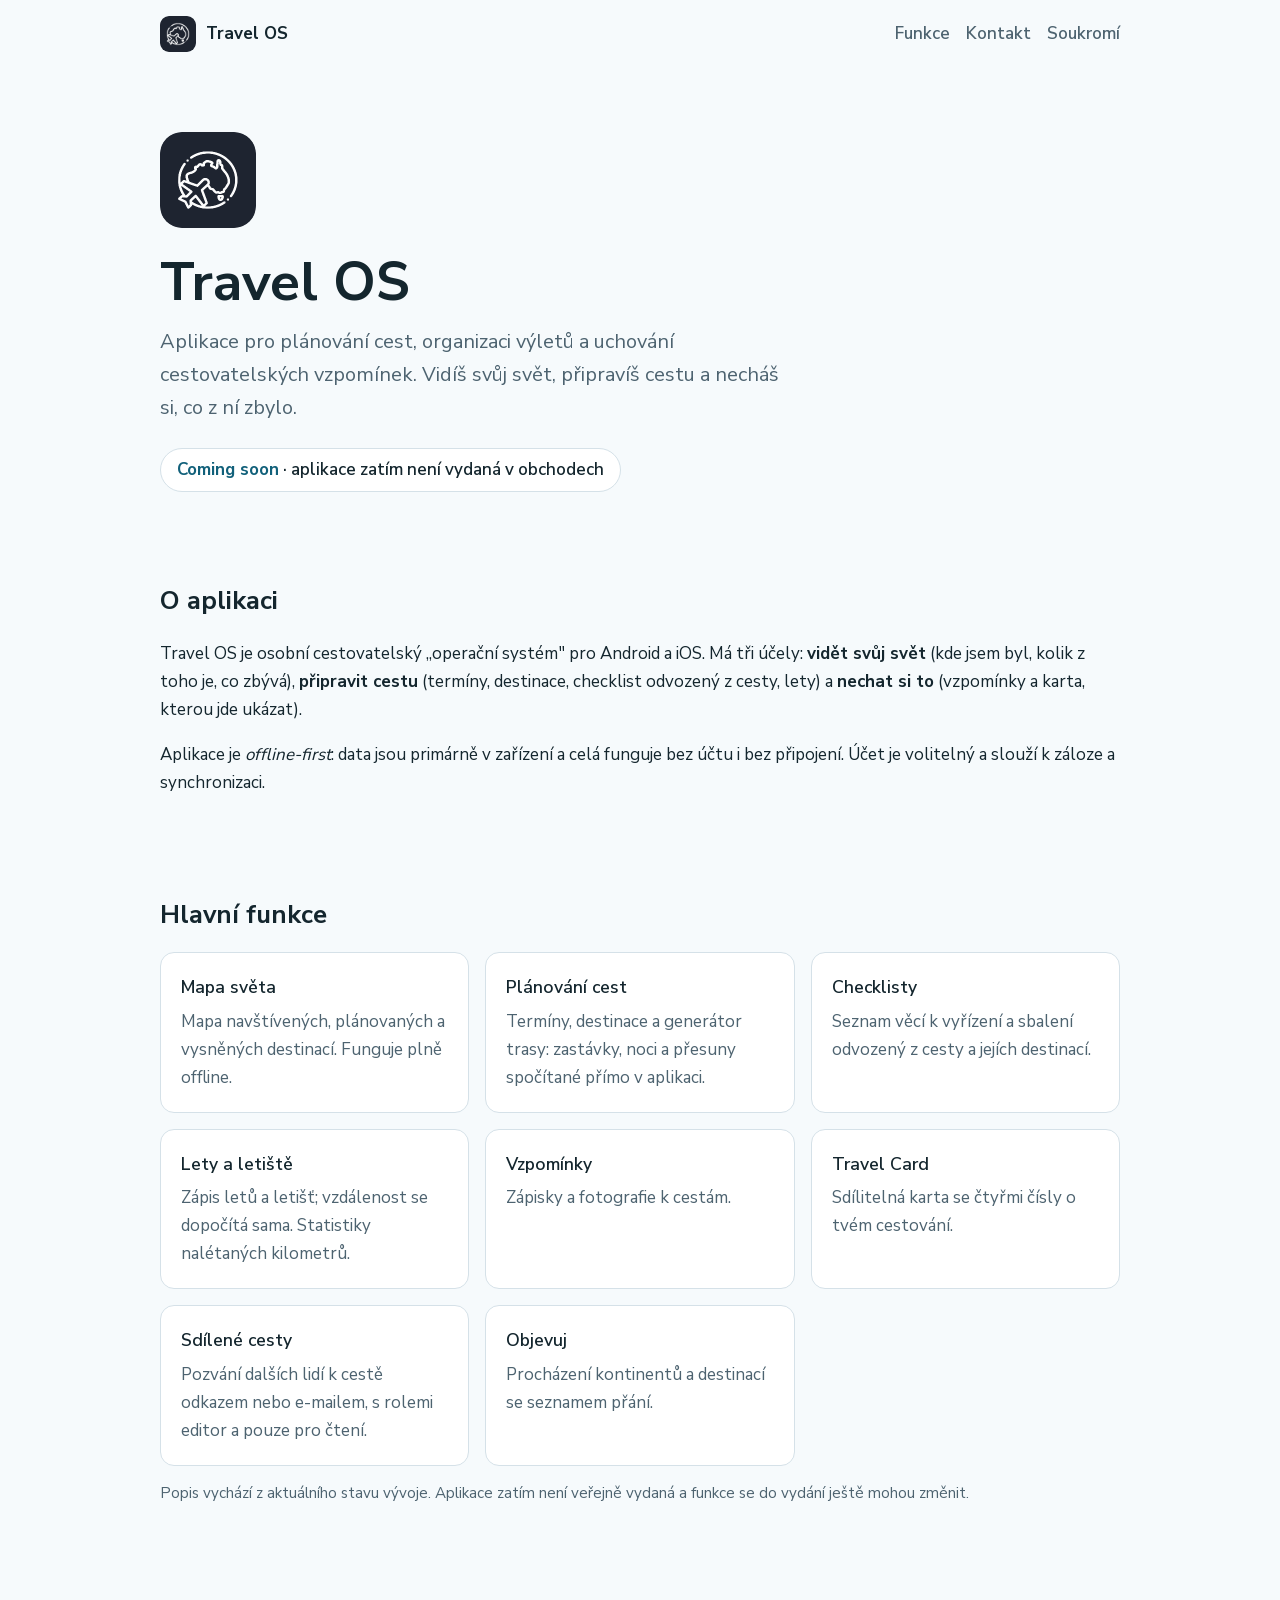
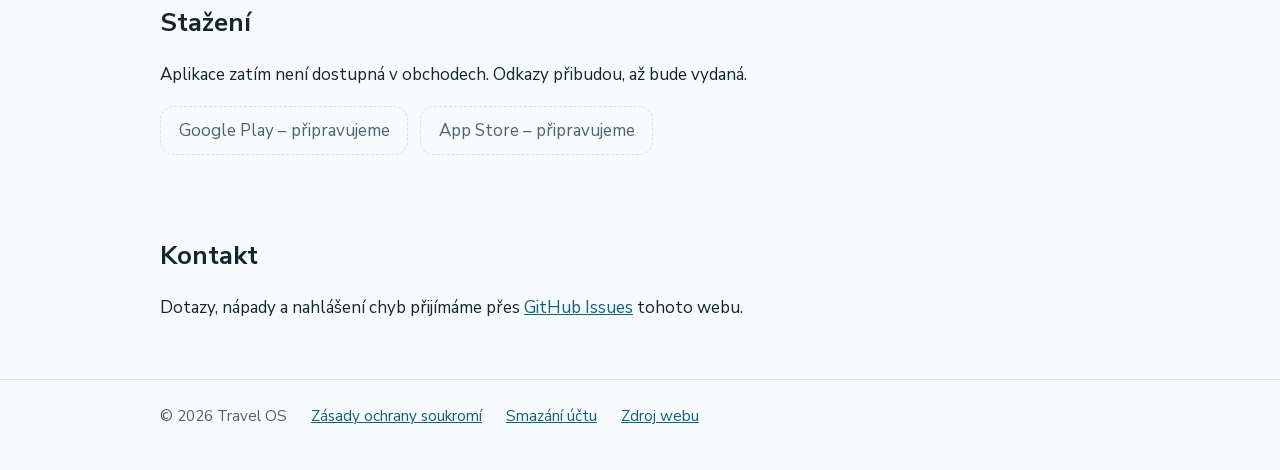
<file: index.html>
<!doctype html>
<html lang="cs">
<head>
<meta charset="utf-8"><meta name="viewport" content="width=device-width,initial-scale=1"><meta name="color-scheme" content="light dark"><meta name="theme-color" content="#11607A">
<title>Travel OS – plánování cest a cestovatelské vzpomínky</title>
<meta name="description" content="Travel OS je mobilní aplikace pro Android a iOS: mapa navštívených zemí, plánování cest, lety, vzpomínky s fotkami a sdílitelná Travel Card. Zatím nevydáno v obchodech.">
<meta property="og:type" content="website">
<meta property="og:title" content="Travel OS">
<meta property="og:description" content="Mapa navštívených zemí, plánování cest, lety, vzpomínky a Travel Card v jedné aplikaci.">
<meta property="og:image" content="https://ludvap.github.io/travel-os-site/assets/icon-192.png">
<meta property="og:url" content="https://ludvap.github.io/travel-os-site/">
<meta property="og:locale" content="cs_CZ">
<link rel="icon" href="favicon.png" type="image/png">
<link rel="apple-touch-icon" href="assets/icon-192.png">
<link rel="stylesheet" href="assets/style.css">
</head>
<body>
<header class="top"><div class="wrap">
<a class="brand" href="./"><img src="assets/icon-192.png" alt="" width="36" height="36">Travel OS</a>
<nav aria-label="Hlavní"><a href="#funkce">Funkce</a><a href="#kontakt">Kontakt</a><a href="privacy/">Soukromí</a></nav>
</div></header>
<main>
<div class="wrap">
<div class="hero">
<img src="assets/icon-192.png" alt="Ikona aplikace Travel OS" width="96" height="96">
<h1>Travel OS</h1>
<p class="lead">Aplikace pro plánování cest, organizaci výletů a uchování cestovatelských vzpomínek. Vidíš svůj svět, připravíš cestu a necháš si, co z ní zbylo.</p>
<span class="badge"><b>Coming soon</b> · aplikace zatím není vydaná v obchodech</span>
</div>

<section id="o-aplikaci">
<h2>O aplikaci</h2>
<p>Travel OS je osobní cestovatelský „operační systém" pro Android a iOS. Má tři účely: <strong>vidět svůj svět</strong> (kde jsem byl, kolik z toho je, co zbývá), <strong>připravit cestu</strong> (termíny, destinace, checklist odvozený z cesty, lety) a <strong>nechat si to</strong> (vzpomínky a karta, kterou jde ukázat).</p>
<p>Aplikace je <em>offline-first</em>: data jsou primárně v zařízení a celá funguje bez účtu i bez připojení. Účet je volitelný a slouží k záloze a synchronizaci.</p>
</section>

<section id="funkce">
<h2>Hlavní funkce</h2>
<div class="grid">
<div class="card"><h3>Mapa světa</h3><p>Mapa navštívených, plánovaných a vysněných destinací. Funguje plně offline.</p></div>
<div class="card"><h3>Plánování cest</h3><p>Termíny, destinace a generátor trasy: zastávky, noci a přesuny spočítané přímo v aplikaci.</p></div>
<div class="card"><h3>Checklisty</h3><p>Seznam věcí k vyřízení a sbalení odvozený z cesty a jejích destinací.</p></div>
<div class="card"><h3>Lety a letiště</h3><p>Zápis letů a letišť; vzdálenost se dopočítá sama. Statistiky nalétaných kilometrů.</p></div>
<div class="card"><h3>Vzpomínky</h3><p>Zápisky a fotografie k cestám.</p></div>
<div class="card"><h3>Travel Card</h3><p>Sdílitelná karta se čtyřmi čísly o tvém cestování.</p></div>
<div class="card"><h3>Sdílené cesty</h3><p>Pozvání dalších lidí k cestě odkazem nebo e-mailem, s rolemi editor a pouze pro čtení.</p></div>
<div class="card"><h3>Objevuj</h3><p>Procházení kontinentů a destinací se seznamem přání.</p></div>
</div>
<p class="note">Popis vychází z aktuálního stavu vývoje. Aplikace zatím není veřejně vydaná a funkce se do vydání ještě mohou změnit.</p>
</section>

<section id="obchody">
<h2>Stažení</h2>
<p>Aplikace zatím není dostupná v obchodech. Odkazy přibudou, až bude vydaná.</p>
<div class="stores"><span class="store">Google Play – připravujeme</span><span class="store">App Store – připravujeme</span></div>
</section>

<section id="kontakt">
<h2>Kontakt</h2>
<p>Dotazy, nápady a nahlášení chyb přijímáme přes <a href="https://github.com/Ludvap/travel-os-site/issues">GitHub Issues</a> tohoto webu.</p>
</section>
</div>
</main>
<footer><div class="wrap"><span>© 2026 Travel OS</span><a href="privacy/">Zásady ochrany soukromí</a><a href="delete-account/">Smazání účtu</a><a href="https://github.com/Ludvap/travel-os-site">Zdroj webu</a></div></footer>
</body>
</html>
</file>
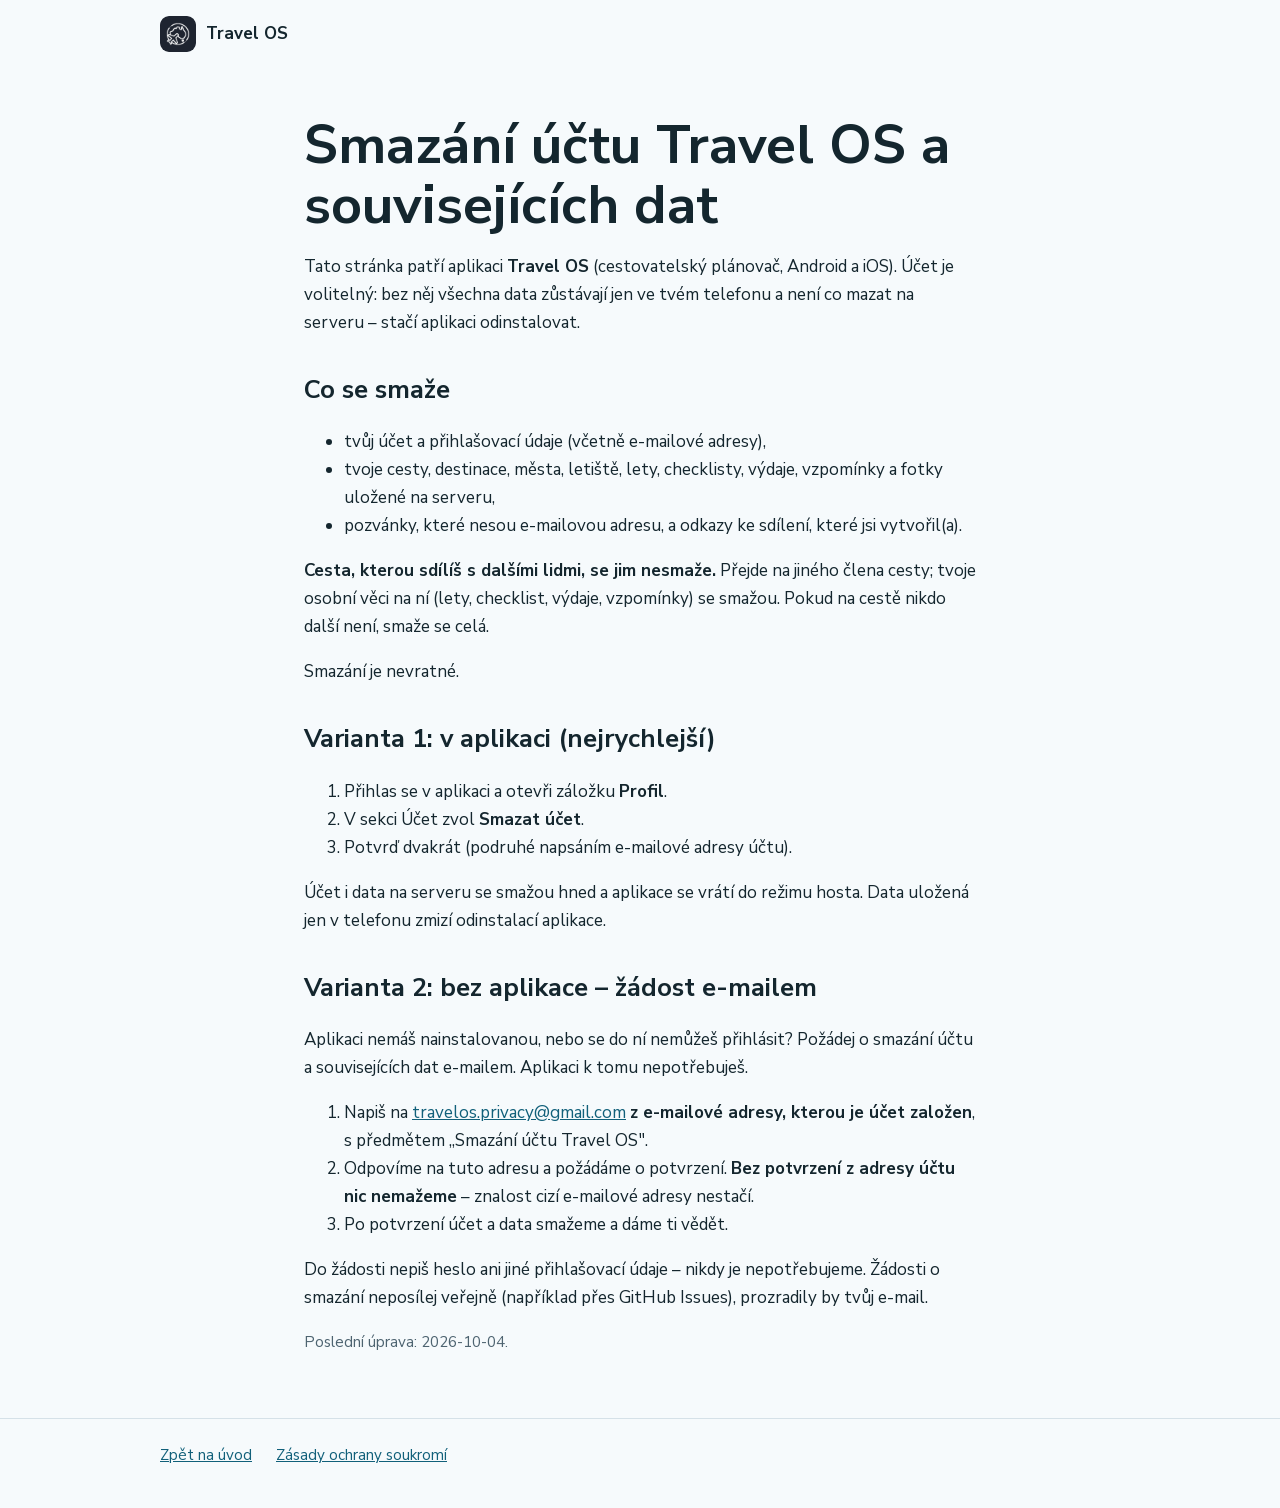
<file: delete-account/index.html>
<!doctype html>
<html lang="cs">
<head>
<meta charset="utf-8"><meta name="viewport" content="width=device-width,initial-scale=1"><meta name="color-scheme" content="light dark"><meta name="theme-color" content="#11607A">
<title>Smazání účtu a dat – Travel OS</title>
<meta name="description" content="Jak smazat účet Travel OS a všechna data, která k němu patří – v aplikaci i bez ní.">
<link rel="icon" href="../favicon.png" type="image/png">
<link rel="stylesheet" href="../assets/style.css">
</head>
<body>
<header class="top"><div class="wrap"><a class="brand" href="../"><img src="../assets/icon-192.png" alt="" width="36" height="36">Travel OS</a></div></header>
<main><div class="doc" style="margin:0 auto">
<h1>Smazání účtu Travel OS a souvisejících dat</h1>
<p>Tato stránka patří aplikaci <strong>Travel OS</strong> (cestovatelský plánovač, Android a iOS). Účet je volitelný: bez něj všechna data zůstávají jen ve tvém telefonu a není co mazat na serveru – stačí aplikaci odinstalovat.</p>

<h2>Co se smaže</h2>
<ul>
<li>tvůj účet a přihlašovací údaje (včetně e-mailové adresy),</li>
<li>tvoje cesty, destinace, města, letiště, lety, checklisty, výdaje, vzpomínky a fotky uložené na serveru,</li>
<li>pozvánky, které nesou e-mailovou adresu, a odkazy ke sdílení, které jsi vytvořil(a).</li>
</ul>
<p><strong>Cesta, kterou sdílíš s dalšími lidmi, se jim nesmaže.</strong> Přejde na jiného člena cesty; tvoje osobní věci na ní (lety, checklist, výdaje, vzpomínky) se smažou. Pokud na cestě nikdo další není, smaže se celá.</p>
<p>Smazání je nevratné.</p>

<h2>Varianta 1: v aplikaci (nejrychlejší)</h2>
<ol>
<li>Přihlas se v aplikaci a otevři záložku <strong>Profil</strong>.</li>
<li>V sekci Účet zvol <strong>Smazat účet</strong>.</li>
<li>Potvrď dvakrát (podruhé napsáním e-mailové adresy účtu).</li>
</ol>
<p>Účet i data na serveru se smažou hned a aplikace se vrátí do režimu hosta. Data uložená jen v telefonu zmizí odinstalací aplikace.</p>

<h2>Varianta 2: bez aplikace – žádost e-mailem</h2>
<p>Aplikaci nemáš nainstalovanou, nebo se do ní nemůžeš přihlásit? Požádej o smazání účtu a souvisejících dat e-mailem. Aplikaci k tomu nepotřebuješ.</p>
<ol>
<li>Napiš na <a href="mailto:travelos.privacy@gmail.com?subject=Smaz%C3%A1n%C3%AD%20%C3%BA%C4%8Dtu%20Travel%20OS">travelos.privacy@gmail.com</a> <strong>z e-mailové adresy, kterou je účet založen</strong>, s předmětem „Smazání účtu Travel OS".</li>
<li>Odpovíme na tuto adresu a požádáme o potvrzení. <strong>Bez potvrzení z adresy účtu nic nemažeme</strong> – znalost cizí e-mailové adresy nestačí.</li>
<li>Po potvrzení účet a data smažeme a dáme ti vědět.</li>
</ol>
<p>Do žádosti nepiš heslo ani jiné přihlašovací údaje – nikdy je nepotřebujeme. Žádosti o smazání neposílej veřejně (například přes GitHub Issues), prozradily by tvůj e-mail.</p>

<p class="note">Poslední úprava: 2026-10-04.</p>
</div></main>
<footer><div class="wrap"><a href="../">Zpět na úvod</a><a href="../privacy/">Zásady ochrany soukromí</a></div></footer>
</body>
</html>
</file>
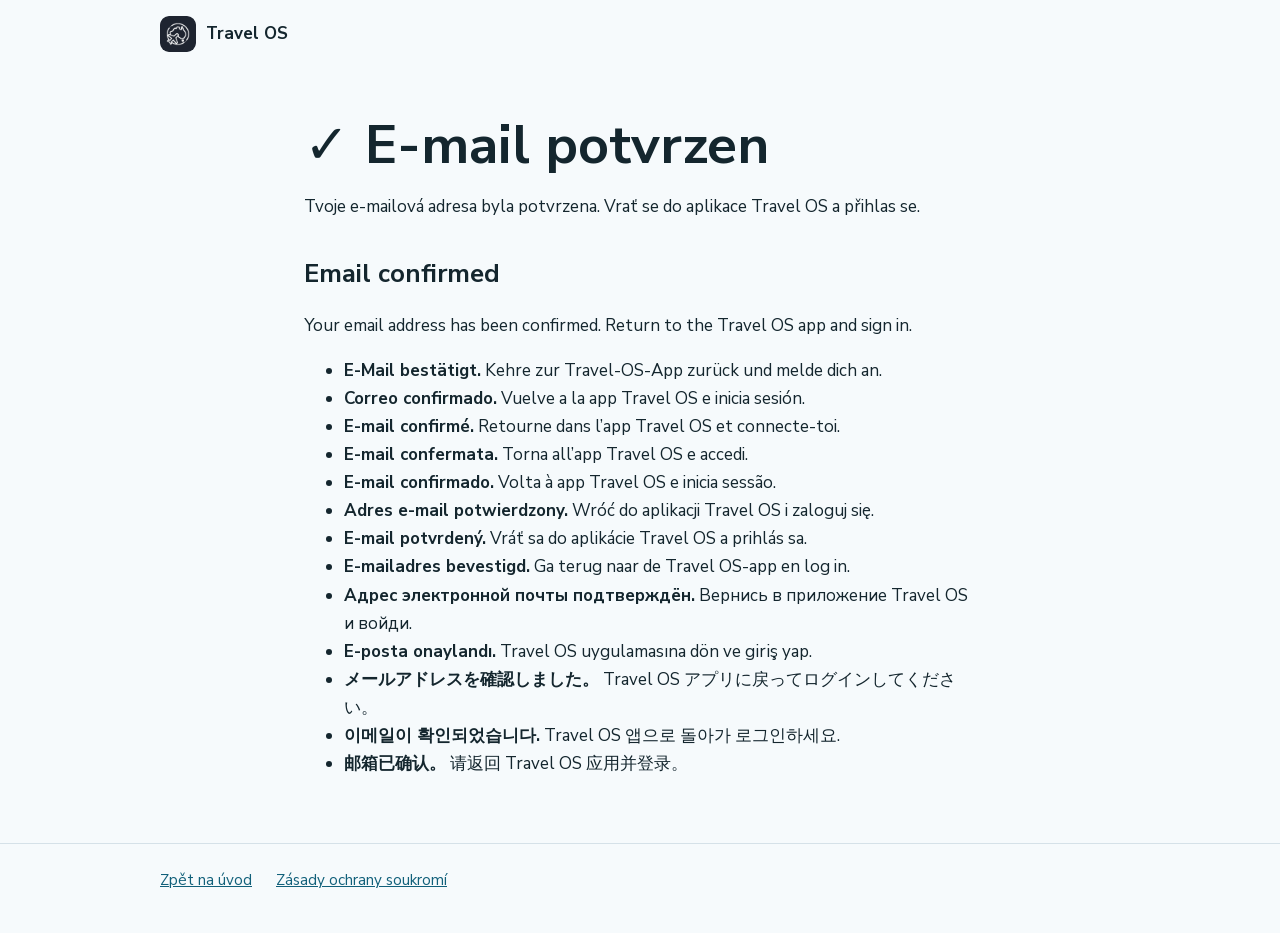
<file: email-confirmed/index.html>
<!doctype html>
<html lang="cs">
<head>
<meta charset="utf-8"><meta name="viewport" content="width=device-width,initial-scale=1"><meta name="color-scheme" content="light dark"><meta name="theme-color" content="#11607A">
<meta name="robots" content="noindex">
<title>E-mail potvrzen – Travel OS</title>
<meta name="description" content="E-mailová adresa byla potvrzena. Vrať se do aplikace Travel OS a přihlas se.">
<link rel="icon" href="../favicon.png" type="image/png">
<link rel="stylesheet" href="../assets/style.css">
</head>
<body>
<header class="top"><div class="wrap"><a class="brand" href="../"><img src="../assets/icon-192.png" alt="" width="36" height="36">Travel OS</a></div></header>
<main><div class="doc" style="margin:0 auto">
<h1>✓ E-mail potvrzen</h1>
<p>Tvoje e-mailová adresa byla potvrzena. Vrať se do aplikace Travel OS a přihlas se.</p>

<h2>Email confirmed</h2>
<p>Your email address has been confirmed. Return to the Travel OS app and sign in.</p>

<ul>
<li lang="de"><strong>E-Mail bestätigt.</strong> Kehre zur Travel-OS-App zurück und melde dich an.</li>
<li lang="es"><strong>Correo confirmado.</strong> Vuelve a la app Travel OS e inicia sesión.</li>
<li lang="fr"><strong>E-mail confirmé.</strong> Retourne dans l’app Travel OS et connecte-toi.</li>
<li lang="it"><strong>E-mail confermata.</strong> Torna all’app Travel OS e accedi.</li>
<li lang="pt"><strong>E-mail confirmado.</strong> Volta à app Travel OS e inicia sessão.</li>
<li lang="pl"><strong>Adres e-mail potwierdzony.</strong> Wróć do aplikacji Travel OS i zaloguj się.</li>
<li lang="sk"><strong>E-mail potvrdený.</strong> Vráť sa do aplikácie Travel OS a prihlás sa.</li>
<li lang="nl"><strong>E-mailadres bevestigd.</strong> Ga terug naar de Travel OS-app en log in.</li>
<li lang="ru"><strong>Адрес электронной почты подтверждён.</strong> Вернись в приложение Travel OS и войди.</li>
<li lang="tr"><strong>E-posta onaylandı.</strong> Travel OS uygulamasına dön ve giriş yap.</li>
<li lang="ja"><strong>メールアドレスを確認しました。</strong> Travel OS アプリに戻ってログインしてください。</li>
<li lang="ko"><strong>이메일이 확인되었습니다.</strong> Travel OS 앱으로 돌아가 로그인하세요.</li>
<li lang="zh"><strong>邮箱已确认。</strong> 请返回 Travel OS 应用并登录。</li>
</ul>
</div></main>
<footer><div class="wrap"><a href="../">Zpět na úvod</a><a href="../privacy/">Zásady ochrany soukromí</a></div></footer>
</body>
</html>
</file>
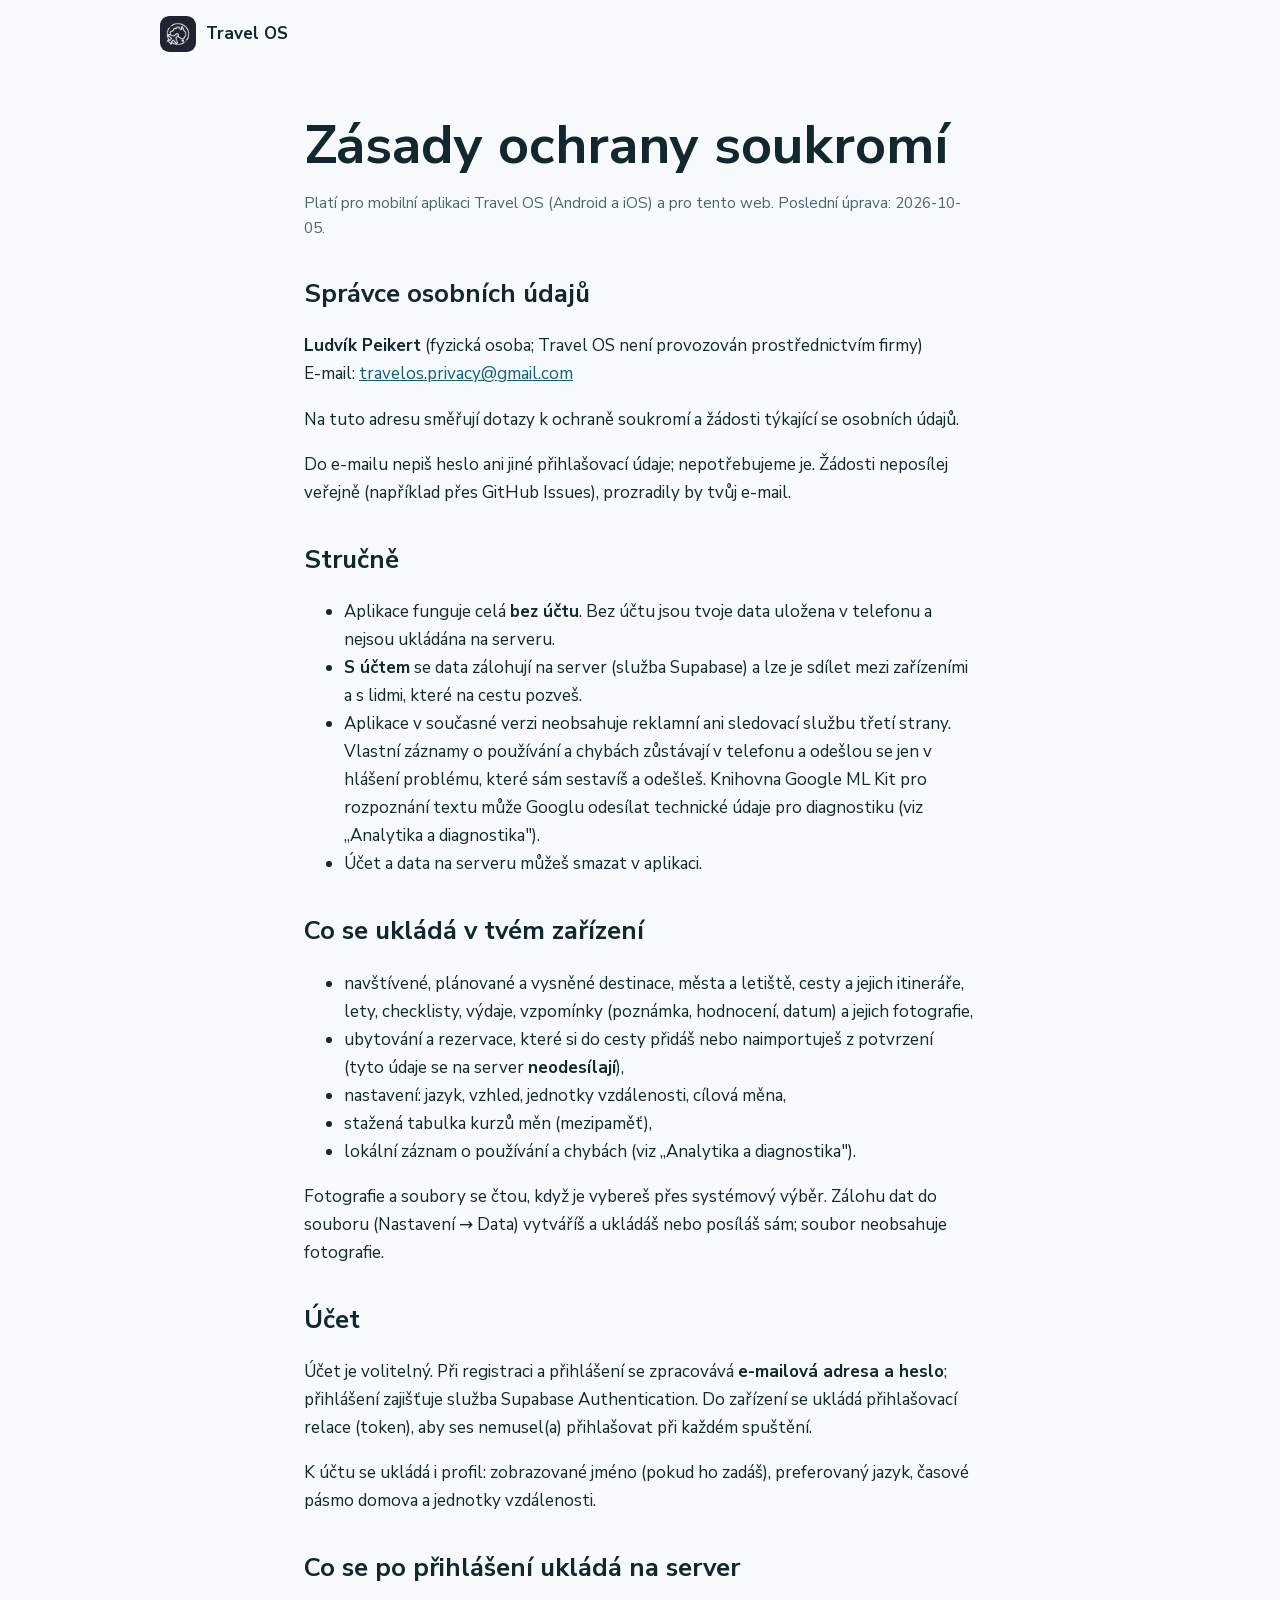
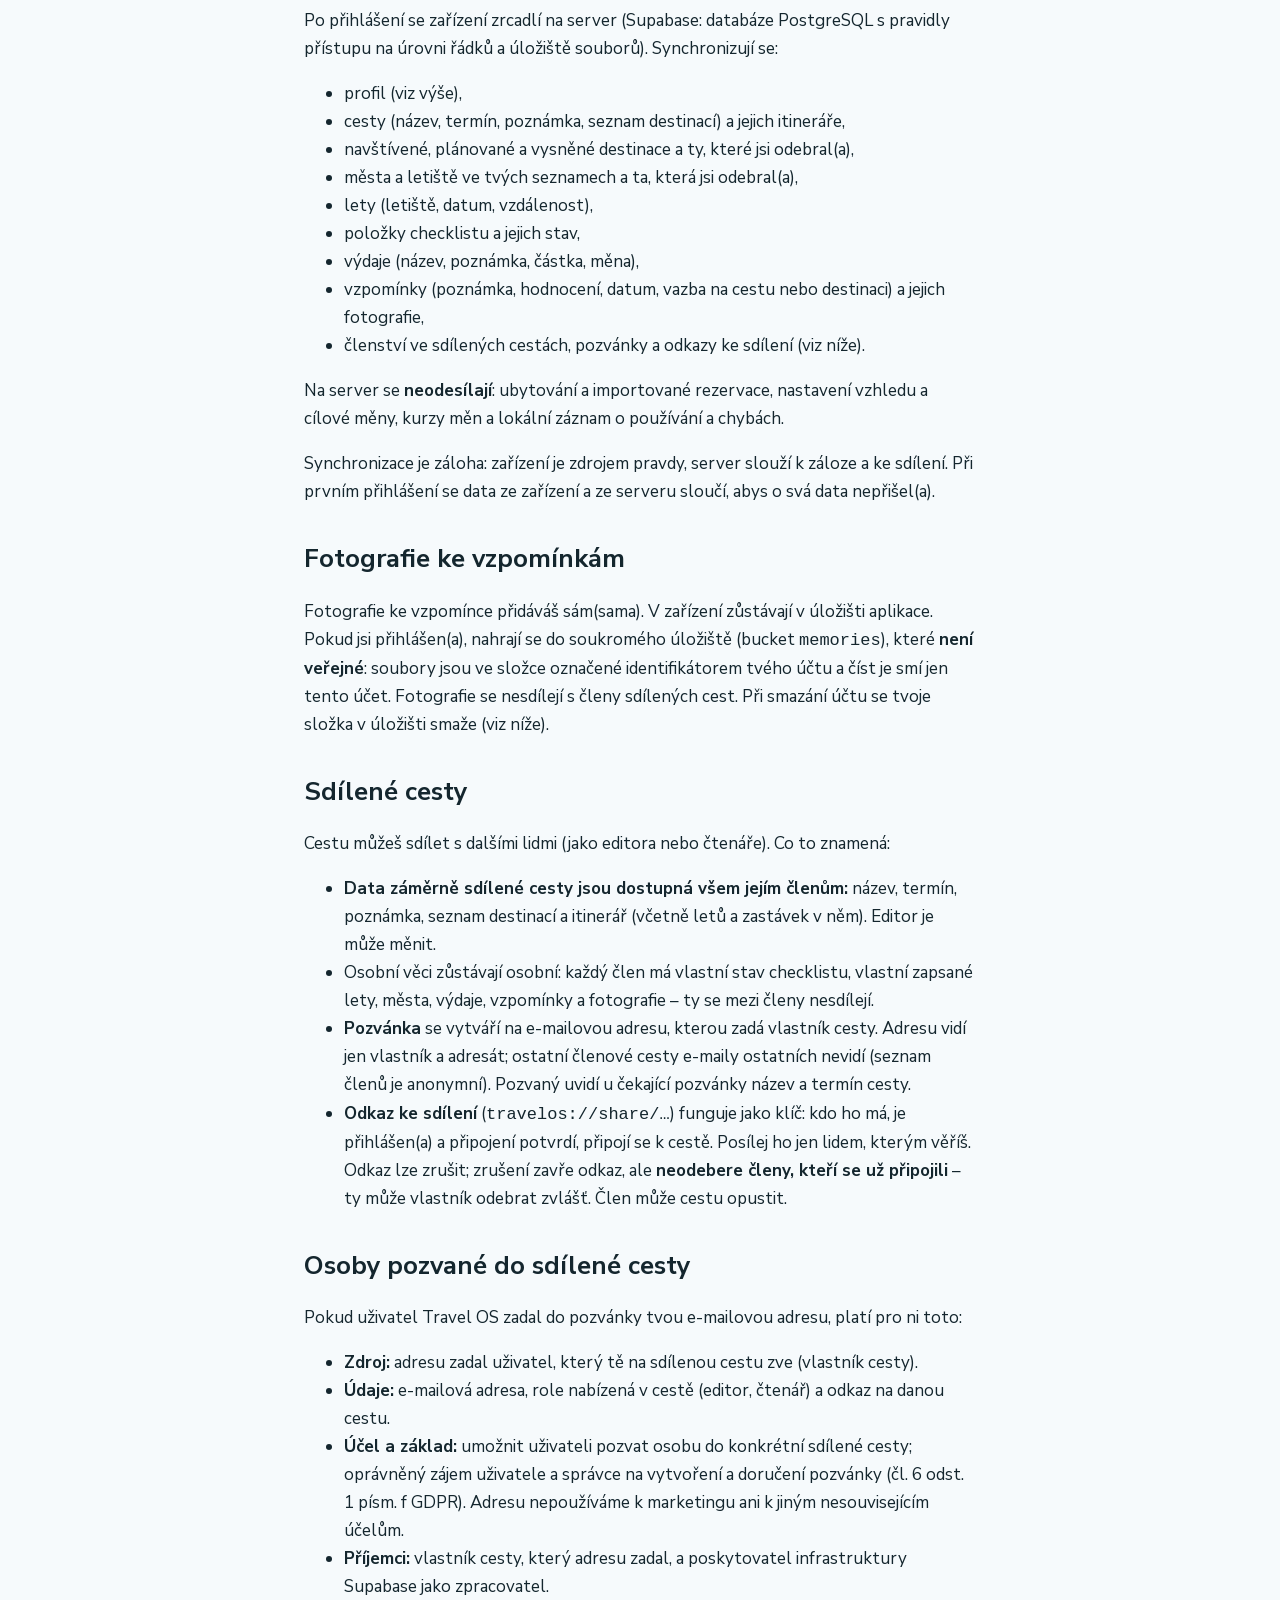
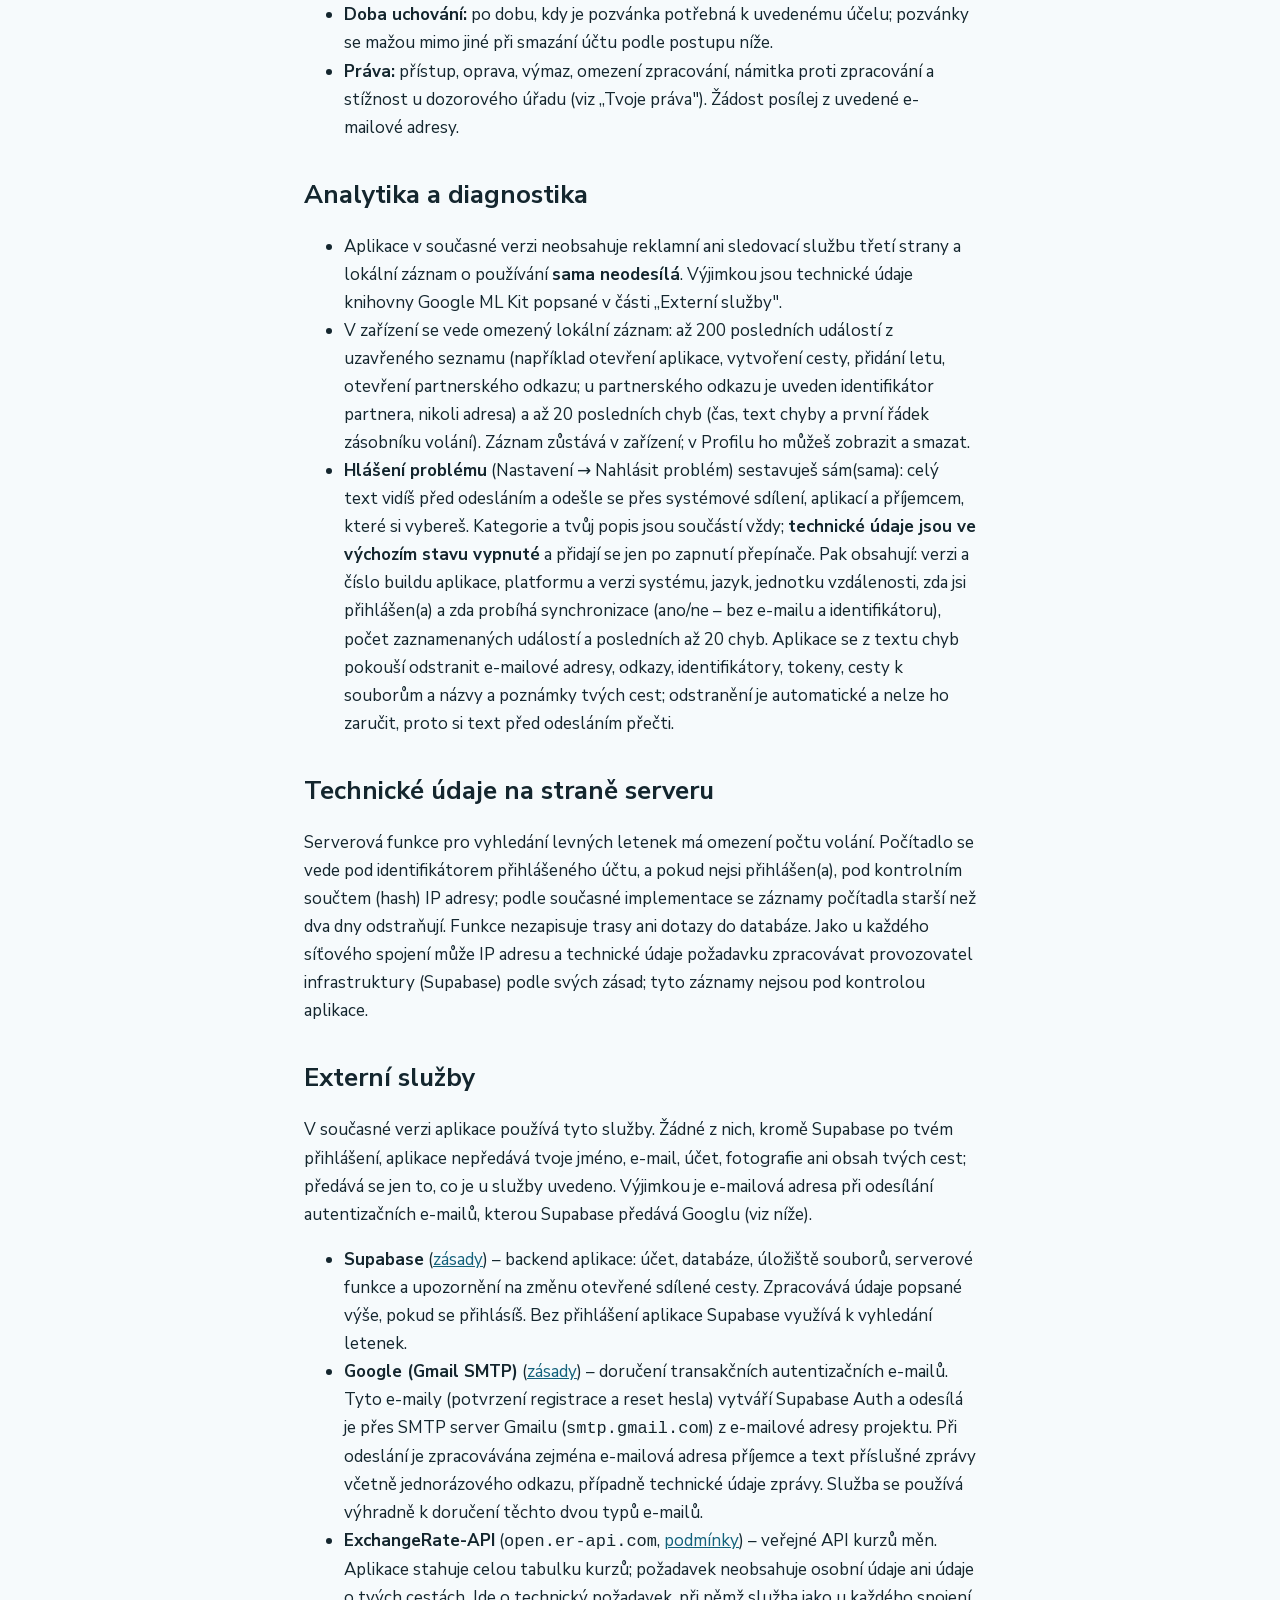
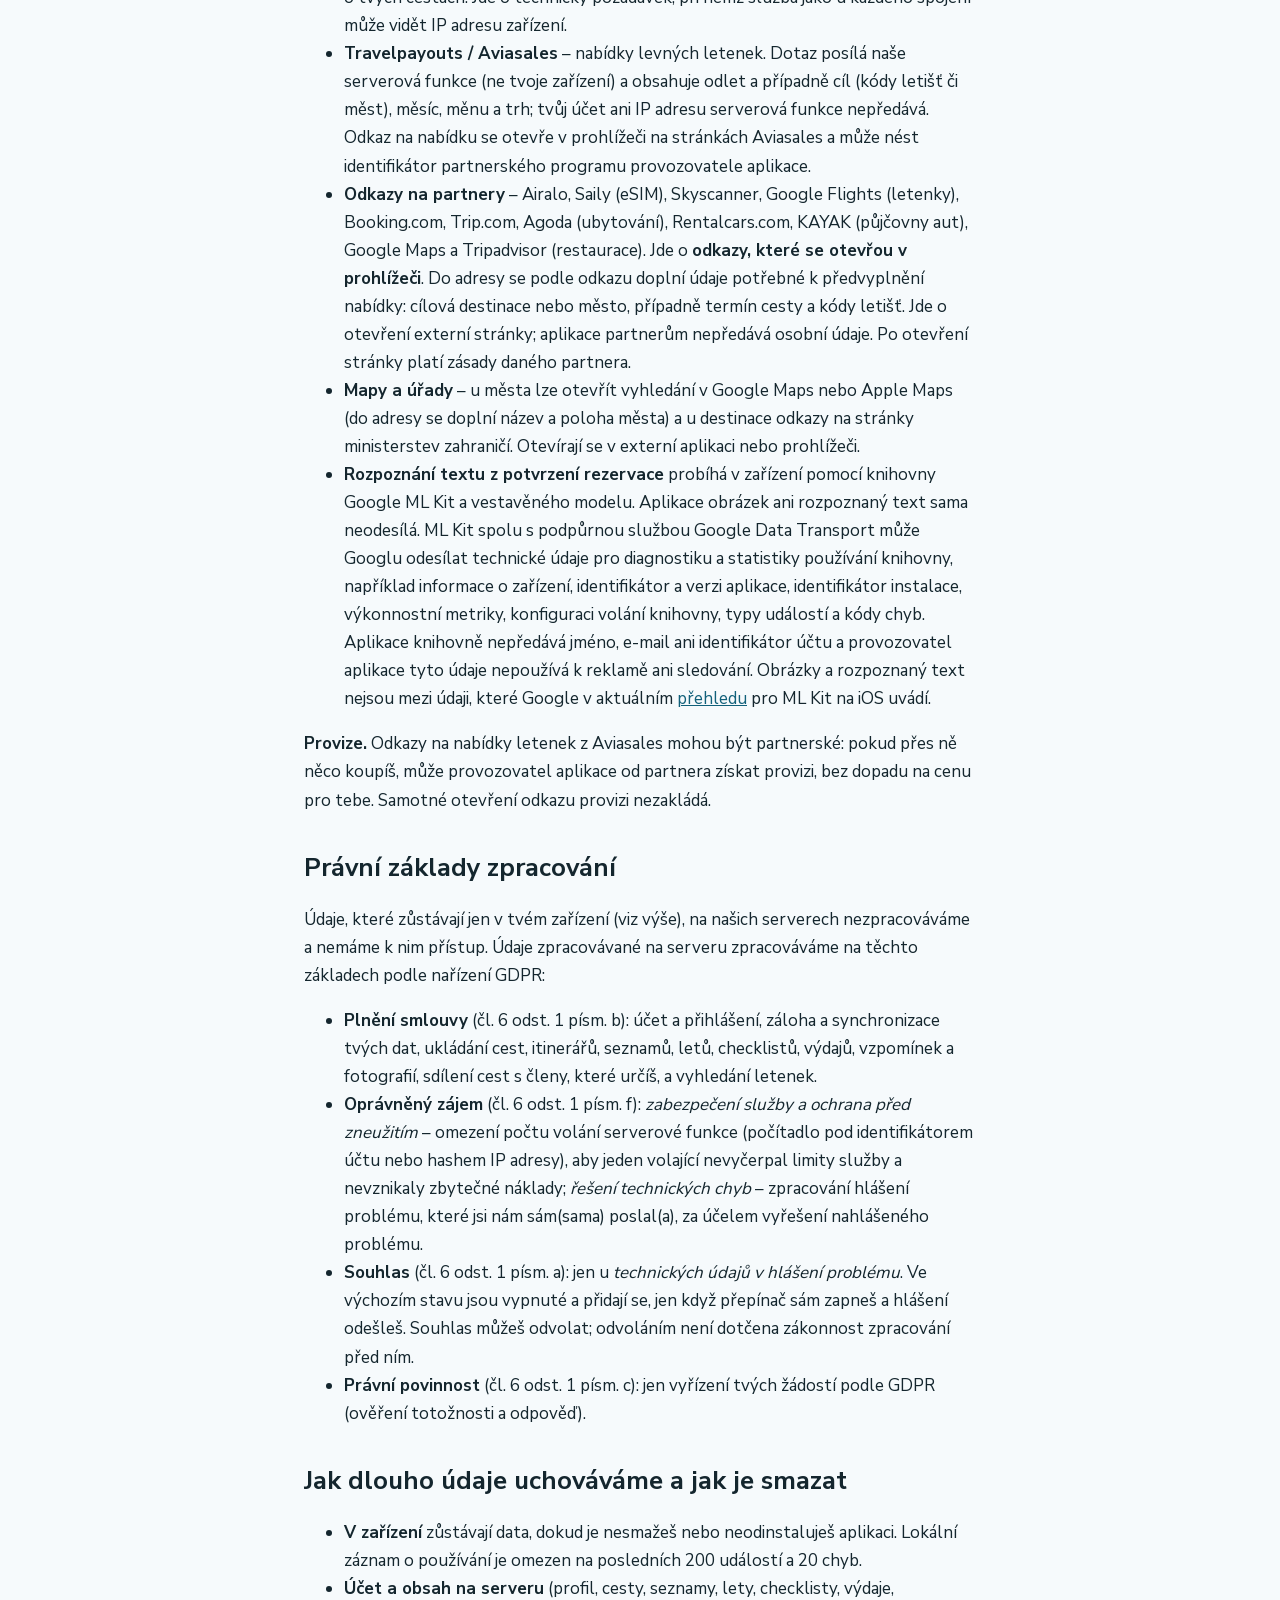
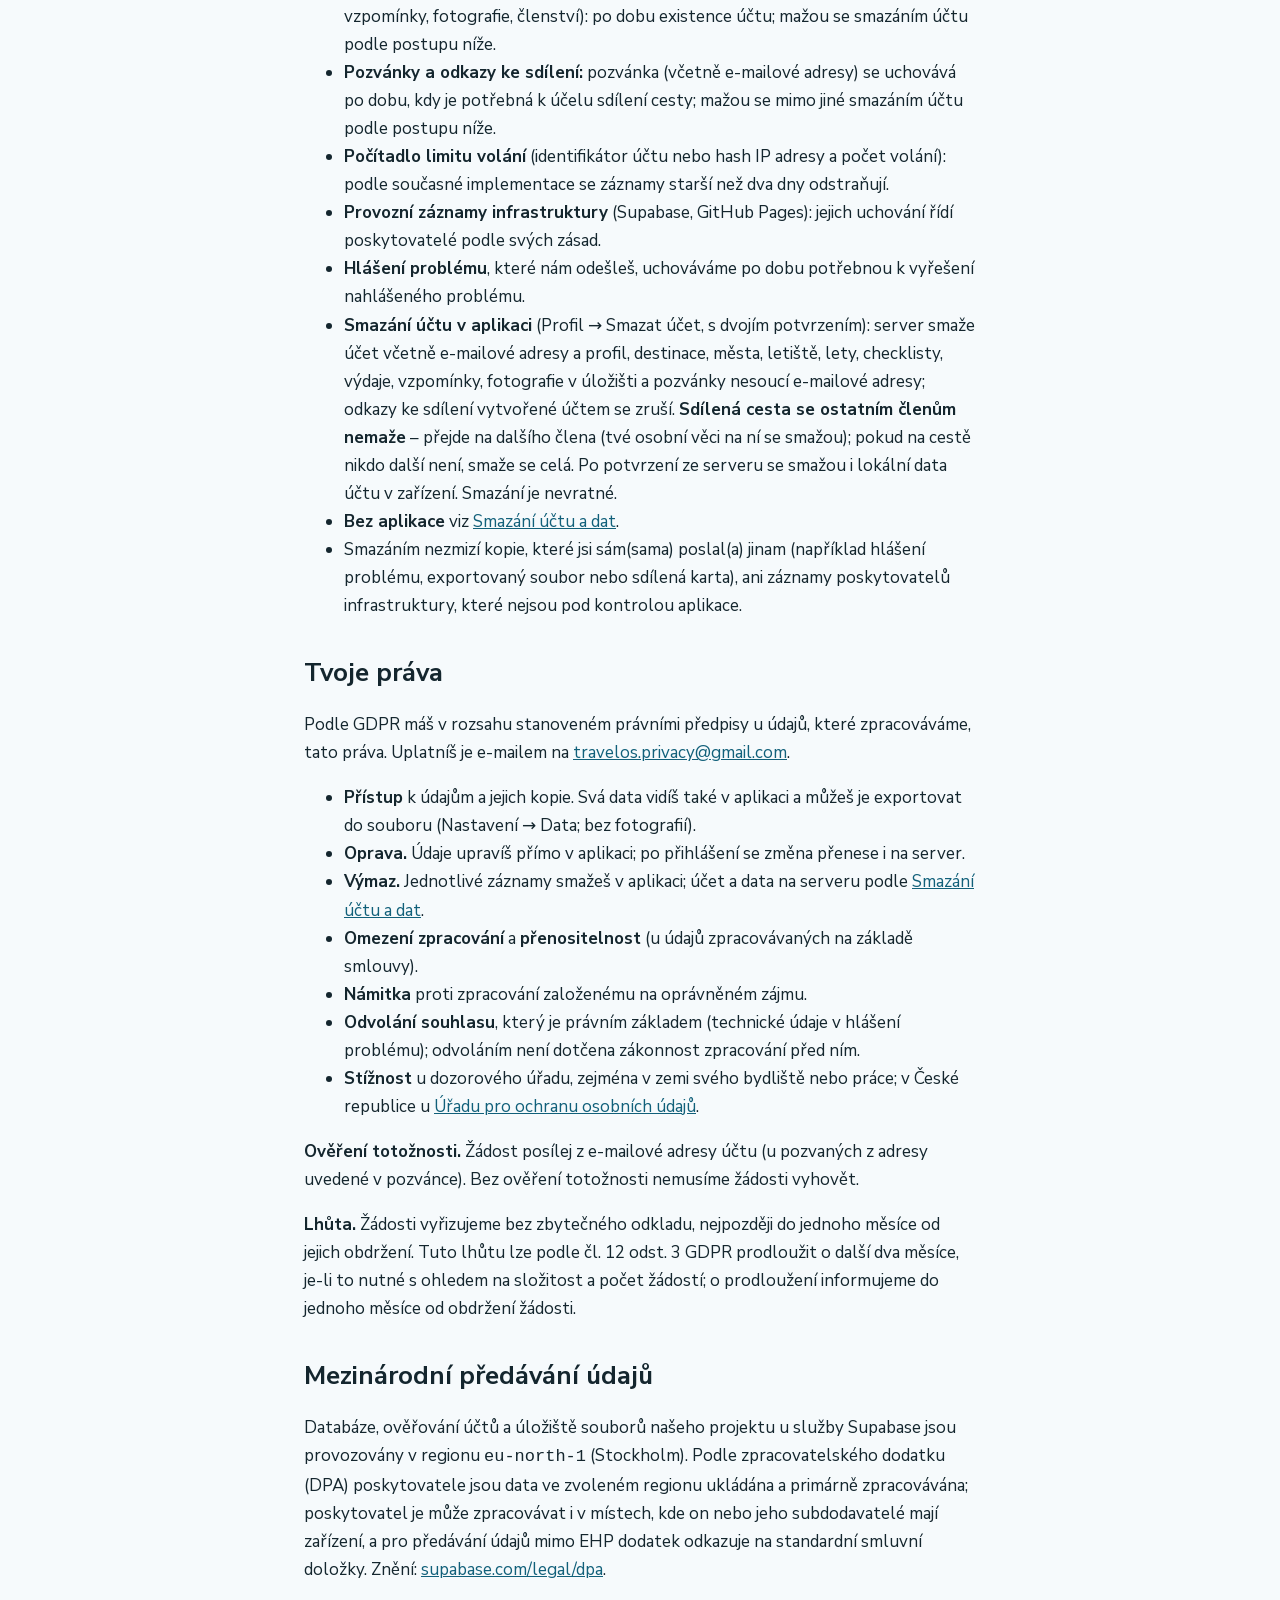
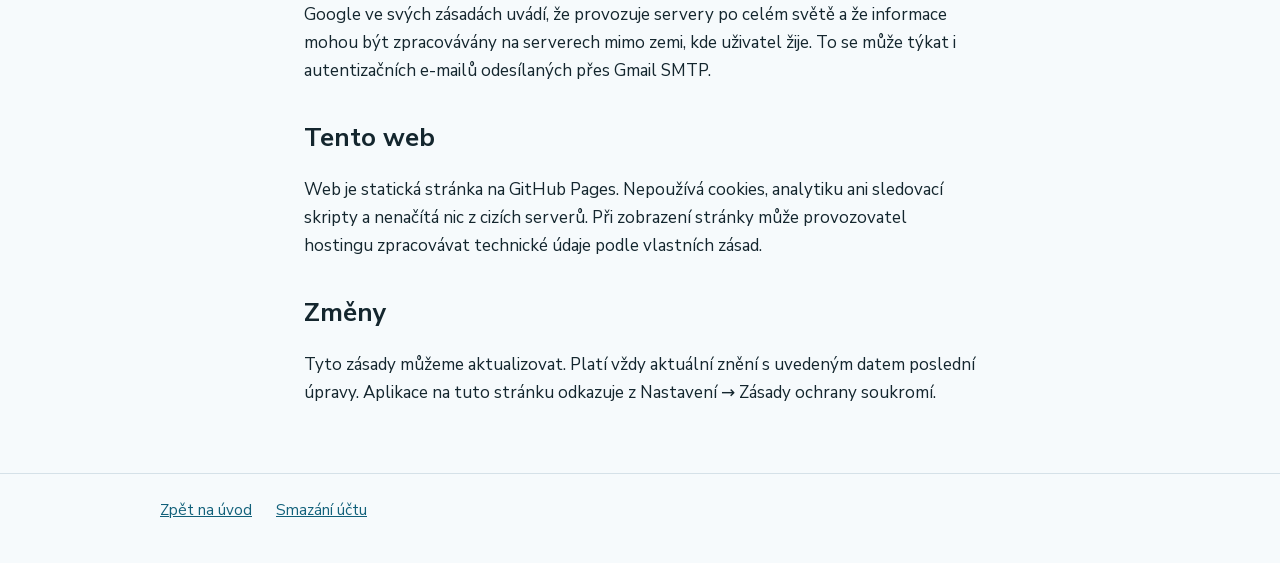
<file: privacy/index.html>
<!doctype html>
<html lang="cs">
<head>
<meta charset="utf-8"><meta name="viewport" content="width=device-width,initial-scale=1"><meta name="color-scheme" content="light dark"><meta name="theme-color" content="#11607A">
<title>Zásady ochrany soukromí – Travel OS</title>
<meta name="description" content="Jaké údaje aplikace Travel OS zpracovává, kde jsou uložené, komu mohou být dostupné, jak dlouho se uchovávají a jak je smazat.">
<link rel="icon" href="../favicon.png" type="image/png">
<link rel="stylesheet" href="../assets/style.css">
</head>
<body>
<header class="top"><div class="wrap"><a class="brand" href="../"><img src="../assets/icon-192.png" alt="" width="36" height="36">Travel OS</a></div></header>
<main><div class="doc" style="margin:0 auto">
<h1>Zásady ochrany soukromí</h1>
<p class="note">Platí pro mobilní aplikaci Travel OS (Android a iOS) a pro tento web. Poslední úprava: 2026-10-05.</p>

<h2>Správce osobních údajů</h2>
<p><strong>Ludvík Peikert</strong> (fyzická osoba; Travel OS není provozován prostřednictvím firmy)<br>
E-mail: <a href="mailto:travelos.privacy@gmail.com">travelos.privacy@gmail.com</a></p>
<p>Na tuto adresu směřují dotazy k ochraně soukromí a žádosti týkající se osobních údajů.</p>
<p>Do e-mailu nepiš heslo ani jiné přihlašovací údaje; nepotřebujeme je. Žádosti neposílej veřejně (například přes GitHub Issues), prozradily by tvůj e-mail.</p>

<h2>Stručně</h2>
<ul>
<li>Aplikace funguje celá <strong>bez účtu</strong>. Bez účtu jsou tvoje data uložena v telefonu a nejsou ukládána na serveru.</li>
<li><strong>S účtem</strong> se data zálohují na server (služba Supabase) a lze je sdílet mezi zařízeními a s lidmi, které na cestu pozveš.</li>
<li>Aplikace v současné verzi neobsahuje reklamní ani sledovací službu třetí strany. Vlastní záznamy o používání a chybách zůstávají v telefonu a odešlou se jen v hlášení problému, které sám sestavíš a odešleš. Knihovna Google ML Kit pro rozpoznání textu může Googlu odesílat technické údaje pro diagnostiku (viz „Analytika a diagnostika").</li>
<li>Účet a data na serveru můžeš smazat v aplikaci.</li>
</ul>

<h2>Co se ukládá v tvém zařízení</h2>
<ul>
<li>navštívené, plánované a vysněné destinace, města a letiště, cesty a jejich itineráře, lety, checklisty, výdaje, vzpomínky (poznámka, hodnocení, datum) a jejich fotografie,</li>
<li>ubytování a rezervace, které si do cesty přidáš nebo naimportuješ z potvrzení (tyto údaje se na server <strong>neodesílají</strong>),</li>
<li>nastavení: jazyk, vzhled, jednotky vzdálenosti, cílová měna,</li>
<li>stažená tabulka kurzů měn (mezipaměť),</li>
<li>lokální záznam o používání a chybách (viz „Analytika a diagnostika").</li>
</ul>
<p>Fotografie a soubory se čtou, když je vybereš přes systémový výběr. Zálohu dat do souboru (Nastavení → Data) vytváříš a ukládáš nebo posíláš sám; soubor neobsahuje fotografie.</p>

<h2>Účet</h2>
<p>Účet je volitelný. Při registraci a přihlášení se zpracovává <strong>e-mailová adresa a heslo</strong>; přihlášení zajišťuje služba Supabase Authentication. Do zařízení se ukládá přihlašovací relace (token), aby ses nemusel(a) přihlašovat při každém spuštění.</p>
<p>K účtu se ukládá i profil: zobrazované jméno (pokud ho zadáš), preferovaný jazyk, časové pásmo domova a jednotky vzdálenosti.</p>

<h2>Co se po přihlášení ukládá na server</h2>
<p>Po přihlášení se zařízení zrcadlí na server (Supabase: databáze PostgreSQL s pravidly přístupu na úrovni řádků a úložiště souborů). Synchronizují se:</p>
<ul>
<li>profil (viz výše),</li>
<li>cesty (název, termín, poznámka, seznam destinací) a jejich itineráře,</li>
<li>navštívené, plánované a vysněné destinace a ty, které jsi odebral(a),</li>
<li>města a letiště ve tvých seznamech a ta, která jsi odebral(a),</li>
<li>lety (letiště, datum, vzdálenost),</li>
<li>položky checklistu a jejich stav,</li>
<li>výdaje (název, poznámka, částka, měna),</li>
<li>vzpomínky (poznámka, hodnocení, datum, vazba na cestu nebo destinaci) a jejich fotografie,</li>
<li>členství ve sdílených cestách, pozvánky a odkazy ke sdílení (viz níže).</li>
</ul>
<p>Na server se <strong>neodesílají</strong>: ubytování a importované rezervace, nastavení vzhledu a cílové měny, kurzy měn a lokální záznam o používání a chybách.</p>
<p>Synchronizace je záloha: zařízení je zdrojem pravdy, server slouží k záloze a ke sdílení. Při prvním přihlášení se data ze zařízení a ze serveru sloučí, abys o svá data nepřišel(a).</p>

<h2>Fotografie ke vzpomínkám</h2>
<p>Fotografie ke vzpomínce přidáváš sám(sama). V zařízení zůstávají v úložišti aplikace. Pokud jsi přihlášen(a), nahrají se do soukromého úložiště (bucket <code>memories</code>), které <strong>není veřejné</strong>: soubory jsou ve složce označené identifikátorem tvého účtu a číst je smí jen tento účet. Fotografie se nesdílejí s členy sdílených cest. Při smazání účtu se tvoje složka v úložišti smaže (viz níže).</p>

<h2>Sdílené cesty</h2>
<p>Cestu můžeš sdílet s dalšími lidmi (jako editora nebo čtenáře). Co to znamená:</p>
<ul>
<li><strong>Data záměrně sdílené cesty jsou dostupná všem jejím členům:</strong> název, termín, poznámka, seznam destinací a itinerář (včetně letů a zastávek v něm). Editor je může měnit.</li>
<li>Osobní věci zůstávají osobní: každý člen má vlastní stav checklistu, vlastní zapsané lety, města, výdaje, vzpomínky a fotografie – ty se mezi členy nesdílejí.</li>
<li><strong>Pozvánka</strong> se vytváří na e-mailovou adresu, kterou zadá vlastník cesty. Adresu vidí jen vlastník a adresát; ostatní členové cesty e-maily ostatních nevidí (seznam členů je anonymní). Pozvaný uvidí u čekající pozvánky název a termín cesty.</li>
<li><strong>Odkaz ke sdílení</strong> (<code>travelos://share/…</code>) funguje jako klíč: kdo ho má, je přihlášen(a) a připojení potvrdí, připojí se k cestě. Posílej ho jen lidem, kterým věříš. Odkaz lze zrušit; zrušení zavře odkaz, ale <strong>neodebere členy, kteří se už připojili</strong> – ty může vlastník odebrat zvlášť. Člen může cestu opustit.</li>
</ul>

<h2>Osoby pozvané do sdílené cesty</h2>
<p>Pokud uživatel Travel OS zadal do pozvánky tvou e-mailovou adresu, platí pro ni toto:</p>
<ul>
<li><strong>Zdroj:</strong> adresu zadal uživatel, který tě na sdílenou cestu zve (vlastník cesty).</li>
<li><strong>Údaje:</strong> e-mailová adresa, role nabízená v cestě (editor, čtenář) a odkaz na danou cestu.</li>
<li><strong>Účel a základ:</strong> umožnit uživateli pozvat osobu do konkrétní sdílené cesty; oprávněný zájem uživatele a správce na vytvoření a doručení pozvánky (čl. 6 odst. 1 písm. f GDPR). Adresu nepoužíváme k marketingu ani k jiným nesouvisejícím účelům.</li>
<li><strong>Příjemci:</strong> vlastník cesty, který adresu zadal, a poskytovatel infrastruktury Supabase jako zpracovatel.</li>
<li><strong>Doba uchování:</strong> po dobu, kdy je pozvánka potřebná k uvedenému účelu; pozvánky se mažou mimo jiné při smazání účtu podle postupu níže.</li>
<li><strong>Práva:</strong> přístup, oprava, výmaz, omezení zpracování, námitka proti zpracování a stížnost u dozorového úřadu (viz „Tvoje práva"). Žádost posílej z uvedené e-mailové adresy.</li>
</ul>

<h2>Analytika a diagnostika</h2>
<ul>
<li>Aplikace v současné verzi neobsahuje reklamní ani sledovací službu třetí strany a lokální záznam o používání <strong>sama neodesílá</strong>. Výjimkou jsou technické údaje knihovny Google ML Kit popsané v části „Externí služby".</li>
<li>V zařízení se vede omezený lokální záznam: až 200 posledních událostí z uzavřeného seznamu (například otevření aplikace, vytvoření cesty, přidání letu, otevření partnerského odkazu; u partnerského odkazu je uveden identifikátor partnera, nikoli adresa) a až 20 posledních chyb (čas, text chyby a první řádek zásobníku volání). Záznam zůstává v zařízení; v Profilu ho můžeš zobrazit a smazat.</li>
<li><strong>Hlášení problému</strong> (Nastavení → Nahlásit problém) sestavuješ sám(sama): celý text vidíš před odesláním a odešle se přes systémové sdílení, aplikací a příjemcem, které si vybereš. Kategorie a tvůj popis jsou součástí vždy; <strong>technické údaje jsou ve výchozím stavu vypnuté</strong> a přidají se jen po zapnutí přepínače. Pak obsahují: verzi a číslo buildu aplikace, platformu a verzi systému, jazyk, jednotku vzdálenosti, zda jsi přihlášen(a) a zda probíhá synchronizace (ano/ne – bez e-mailu a identifikátoru), počet zaznamenaných událostí a posledních až 20 chyb. Aplikace se z textu chyb pokouší odstranit e-mailové adresy, odkazy, identifikátory, tokeny, cesty k souborům a názvy a poznámky tvých cest; odstranění je automatické a nelze ho zaručit, proto si text před odesláním přečti.</li>
</ul>

<h2>Technické údaje na straně serveru</h2>
<p>Serverová funkce pro vyhledání levných letenek má omezení počtu volání. Počítadlo se vede pod identifikátorem přihlášeného účtu, a pokud nejsi přihlášen(a), pod kontrolním součtem (hash) IP adresy; podle současné implementace se záznamy počítadla starší než dva dny odstraňují. Funkce nezapisuje trasy ani dotazy do databáze. Jako u každého síťového spojení může IP adresu a technické údaje požadavku zpracovávat provozovatel infrastruktury (Supabase) podle svých zásad; tyto záznamy nejsou pod kontrolou aplikace.</p>

<h2>Externí služby</h2>
<p>V současné verzi aplikace používá tyto služby. Žádné z nich, kromě Supabase po tvém přihlášení, aplikace nepředává tvoje jméno, e-mail, účet, fotografie ani obsah tvých cest; předává se jen to, co je u služby uvedeno. Výjimkou je e-mailová adresa při odesílání autentizačních e-mailů, kterou Supabase předává Googlu (viz níže).</p>
<ul>
<li><strong>Supabase</strong> (<a href="https://supabase.com/privacy">zásady</a>) – backend aplikace: účet, databáze, úložiště souborů, serverové funkce a upozornění na změnu otevřené sdílené cesty. Zpracovává údaje popsané výše, pokud se přihlásíš. Bez přihlášení aplikace Supabase využívá k vyhledání letenek.</li>
<li><strong>Google (Gmail SMTP)</strong> (<a href="https://policies.google.com/privacy">zásady</a>) – doručení transakčních autentizačních e-mailů. Tyto e-maily (potvrzení registrace a reset hesla) vytváří Supabase Auth a odesílá je přes SMTP server Gmailu (<code>smtp.gmail.com</code>) z e-mailové adresy projektu. Při odeslání je zpracovávána zejména e-mailová adresa příjemce a text příslušné zprávy včetně jednorázového odkazu, případně technické údaje zprávy. Služba se používá výhradně k doručení těchto dvou typů e-mailů.</li>
<li><strong>ExchangeRate-API</strong> (<code>open.er-api.com</code>, <a href="https://www.exchangerate-api.com/terms">podmínky</a>) – veřejné API kurzů měn. Aplikace stahuje celou tabulku kurzů; požadavek neobsahuje osobní údaje ani údaje o tvých cestách. Jde o technický požadavek, při němž služba jako u každého spojení může vidět IP adresu zařízení.</li>
<li><strong>Travelpayouts / Aviasales</strong> – nabídky levných letenek. Dotaz posílá naše serverová funkce (ne tvoje zařízení) a obsahuje odlet a případně cíl (kódy letišť či měst), měsíc, měnu a trh; tvůj účet ani IP adresu serverová funkce nepředává. Odkaz na nabídku se otevře v prohlížeči na stránkách Aviasales a může nést identifikátor partnerského programu provozovatele aplikace.</li>
<li><strong>Odkazy na partnery</strong> – Airalo, Saily (eSIM), Skyscanner, Google Flights (letenky), Booking.com, Trip.com, Agoda (ubytování), Rentalcars.com, KAYAK (půjčovny aut), Google Maps a Tripadvisor (restaurace). Jde o <strong>odkazy, které se otevřou v prohlížeči</strong>. Do adresy se podle odkazu doplní údaje potřebné k předvyplnění nabídky: cílová destinace nebo město, případně termín cesty a kódy letišť. Jde o otevření externí stránky; aplikace partnerům nepředává osobní údaje. Po otevření stránky platí zásady daného partnera.</li>
<li><strong>Mapy a úřady</strong> – u města lze otevřít vyhledání v Google Maps nebo Apple Maps (do adresy se doplní název a poloha města) a u destinace odkazy na stránky ministerstev zahraničí. Otevírají se v externí aplikaci nebo prohlížeči.</li>
<li><strong>Rozpoznání textu z potvrzení rezervace</strong> probíhá v zařízení pomocí knihovny Google ML Kit a vestavěného modelu. Aplikace obrázek ani rozpoznaný text sama neodesílá. ML Kit spolu s podpůrnou službou Google Data Transport může Googlu odesílat technické údaje pro diagnostiku a statistiky používání knihovny, například informace o zařízení, identifikátor a verzi aplikace, identifikátor instalace, výkonnostní metriky, konfiguraci volání knihovny, typy událostí a kódy chyb. Aplikace knihovně nepředává jméno, e-mail ani identifikátor účtu a provozovatel aplikace tyto údaje nepoužívá k reklamě ani sledování. Obrázky a rozpoznaný text nejsou mezi údaji, které Google v aktuálním <a href="https://developers.google.com/ml-kit/ios-data-disclosure">přehledu</a> pro ML Kit na iOS uvádí.</li>
</ul>
<p><strong>Provize.</strong> Odkazy na nabídky letenek z Aviasales mohou být partnerské: pokud přes ně něco koupíš, může provozovatel aplikace od partnera získat provizi, bez dopadu na cenu pro tebe. Samotné otevření odkazu provizi nezakládá.</p>

<h2>Právní základy zpracování</h2>
<p>Údaje, které zůstávají jen v tvém zařízení (viz výše), na našich serverech nezpracováváme a nemáme k nim přístup. Údaje zpracovávané na serveru zpracováváme na těchto základech podle nařízení GDPR:</p>
<ul>
<li><strong>Plnění smlouvy</strong> (čl. 6 odst. 1 písm. b): účet a přihlášení, záloha a synchronizace tvých dat, ukládání cest, itinerářů, seznamů, letů, checklistů, výdajů, vzpomínek a fotografií, sdílení cest s členy, které určíš, a vyhledání letenek.</li>
<li><strong>Oprávněný zájem</strong> (čl. 6 odst. 1 písm. f): <em>zabezpečení služby a ochrana před zneužitím</em> – omezení počtu volání serverové funkce (počítadlo pod identifikátorem účtu nebo hashem IP adresy), aby jeden volající nevyčerpal limity služby a nevznikaly zbytečné náklady; <em>řešení technických chyb</em> – zpracování hlášení problému, které jsi nám sám(sama) poslal(a), za účelem vyřešení nahlášeného problému.</li>
<li><strong>Souhlas</strong> (čl. 6 odst. 1 písm. a): jen u <em>technických údajů v hlášení problému</em>. Ve výchozím stavu jsou vypnuté a přidají se, jen když přepínač sám zapneš a hlášení odešleš. Souhlas můžeš odvolat; odvoláním není dotčena zákonnost zpracování před ním.</li>
<li><strong>Právní povinnost</strong> (čl. 6 odst. 1 písm. c): jen vyřízení tvých žádostí podle GDPR (ověření totožnosti a odpověď).</li>
</ul>

<h2>Jak dlouho údaje uchováváme a jak je smazat</h2>
<ul>
<li><strong>V zařízení</strong> zůstávají data, dokud je nesmažeš nebo neodinstaluješ aplikaci. Lokální záznam o používání je omezen na posledních 200 událostí a 20 chyb.</li>
<li><strong>Účet a obsah na serveru</strong> (profil, cesty, seznamy, lety, checklisty, výdaje, vzpomínky, fotografie, členství): po dobu existence účtu; mažou se smazáním účtu podle postupu níže.</li>
<li><strong>Pozvánky a odkazy ke sdílení:</strong> pozvánka (včetně e-mailové adresy) se uchovává po dobu, kdy je potřebná k účelu sdílení cesty; mažou se mimo jiné smazáním účtu podle postupu níže.</li>
<li><strong>Počítadlo limitu volání</strong> (identifikátor účtu nebo hash IP adresy a počet volání): podle současné implementace se záznamy starší než dva dny odstraňují.</li>
<li><strong>Provozní záznamy infrastruktury</strong> (Supabase, GitHub Pages): jejich uchování řídí poskytovatelé podle svých zásad.</li>
<li><strong>Hlášení problému</strong>, které nám odešleš, uchováváme po dobu potřebnou k vyřešení nahlášeného problému.</li>
<li><strong>Smazání účtu v aplikaci</strong> (Profil → Smazat účet, s dvojím potvrzením): server smaže účet včetně e-mailové adresy a profil, destinace, města, letiště, lety, checklisty, výdaje, vzpomínky, fotografie v úložišti a pozvánky nesoucí e-mailové adresy; odkazy ke sdílení vytvořené účtem se zruší. <strong>Sdílená cesta se ostatním členům nemaže</strong> – přejde na dalšího člena (tvé osobní věci na ní se smažou); pokud na cestě nikdo další není, smaže se celá. Po potvrzení ze serveru se smažou i lokální data účtu v zařízení. Smazání je nevratné.</li>
<li><strong>Bez aplikace</strong> viz <a href="../delete-account/">Smazání účtu a dat</a>.</li>
<li>Smazáním nezmizí kopie, které jsi sám(sama) poslal(a) jinam (například hlášení problému, exportovaný soubor nebo sdílená karta), ani záznamy poskytovatelů infrastruktury, které nejsou pod kontrolou aplikace.</li>
</ul>

<h2>Tvoje práva</h2>
<p>Podle GDPR máš v rozsahu stanoveném právními předpisy u údajů, které zpracováváme, tato práva. Uplatníš je e-mailem na <a href="mailto:travelos.privacy@gmail.com">travelos.privacy@gmail.com</a>.</p>
<ul>
<li><strong>Přístup</strong> k údajům a jejich kopie. Svá data vidíš také v aplikaci a můžeš je exportovat do souboru (Nastavení → Data; bez fotografií).</li>
<li><strong>Oprava.</strong> Údaje upravíš přímo v aplikaci; po přihlášení se změna přenese i na server.</li>
<li><strong>Výmaz.</strong> Jednotlivé záznamy smažeš v aplikaci; účet a data na serveru podle <a href="../delete-account/">Smazání účtu a dat</a>.</li>
<li><strong>Omezení zpracování</strong> a <strong>přenositelnost</strong> (u údajů zpracovávaných na základě smlouvy).</li>
<li><strong>Námitka</strong> proti zpracování založenému na oprávněném zájmu.</li>
<li><strong>Odvolání souhlasu</strong>, který je právním základem (technické údaje v hlášení problému); odvoláním není dotčena zákonnost zpracování před ním.</li>
<li><strong>Stížnost</strong> u dozorového úřadu, zejména v zemi svého bydliště nebo práce; v České republice u <a href="https://uoou.gov.cz/">Úřadu pro ochranu osobních údajů</a>.</li>
</ul>
<p><strong>Ověření totožnosti.</strong> Žádost posílej z e-mailové adresy účtu (u pozvaných z adresy uvedené v pozvánce). Bez ověření totožnosti nemusíme žádosti vyhovět.</p>
<p><strong>Lhůta.</strong> Žádosti vyřizujeme bez zbytečného odkladu, nejpozději do jednoho měsíce od jejich obdržení. Tuto lhůtu lze podle čl. 12 odst. 3 GDPR prodloužit o další dva měsíce, je-li to nutné s ohledem na složitost a počet žádostí; o prodloužení informujeme do jednoho měsíce od obdržení žádosti.</p>

<h2>Mezinárodní předávání údajů</h2>
<p>Databáze, ověřování účtů a úložiště souborů našeho projektu u služby Supabase jsou provozovány v regionu <code>eu-north-1</code> (Stockholm). Podle zpracovatelského dodatku (DPA) poskytovatele jsou data ve zvoleném regionu ukládána a primárně zpracovávána; poskytovatel je může zpracovávat i v místech, kde on nebo jeho subdodavatelé mají zařízení, a pro předávání údajů mimo EHP dodatek odkazuje na standardní smluvní doložky. Znění: <a href="https://supabase.com/legal/dpa">supabase.com/legal/dpa</a>.</p>
<p>Google ve svých zásadách uvádí, že provozuje servery po celém světě a že informace mohou být zpracovávány na serverech mimo zemi, kde uživatel žije. To se může týkat i autentizačních e-mailů odesílaných přes Gmail SMTP.</p>

<h2>Tento web</h2>
<p>Web je statická stránka na GitHub Pages. Nepoužívá cookies, analytiku ani sledovací skripty a nenačítá nic z cizích serverů. Při zobrazení stránky může provozovatel hostingu zpracovávat technické údaje podle vlastních zásad.</p>

<h2>Změny</h2>
<p>Tyto zásady můžeme aktualizovat. Platí vždy aktuální znění s uvedeným datem poslední úpravy. Aplikace na tuto stránku odkazuje z Nastavení → Zásady ochrany soukromí.</p>
</div></main>
<footer><div class="wrap"><a href="../">Zpět na úvod</a><a href="../delete-account/">Smazání účtu</a></div></footer>
</body>
</html>
</file>
<file: assets/style.css>
@font-face{font-family:"Nunito Sans";font-weight:400;font-display:swap;src:url(NunitoSans-Regular.ttf) format("truetype")}
@font-face{font-family:"Nunito Sans";font-weight:600;font-display:swap;src:url(NunitoSans-SemiBold.ttf) format("truetype")}
@font-face{font-family:"Nunito Sans";font-weight:700;font-display:swap;src:url(NunitoSans-Bold.ttf) format("truetype")}
:root{--brand:#11607A;--sand:#E0A458;--bg:#F6FAFC;--surface:#fff;--text:#14262E;--muted:#4D6370;--line:#D5E1E8;--link:#11607A}
@media (prefers-color-scheme:dark){:root{--brand:#6BB6CF;--bg:#0E1A20;--surface:#15252D;--text:#E8F1F5;--muted:#9FB4BF;--line:#263A44;--link:#7CC3DB}}
*{box-sizing:border-box}
body{margin:0;background:var(--bg);color:var(--text);font:400 1.0625rem/1.65 "Nunito Sans",system-ui,sans-serif}
a{color:var(--link)}
.wrap{max-width:62rem;margin:0 auto;padding:0 1rem}
header.top{padding:1rem 0}
header.top .wrap{display:flex;align-items:center;justify-content:space-between;gap:1rem}
.brand{display:flex;align-items:center;gap:.6rem;font-weight:700;color:var(--text);text-decoration:none}
.brand img{width:36px;height:36px;border-radius:9px}
nav a{margin-left:1rem;color:var(--muted);text-decoration:none;font-weight:600}
nav a:hover{color:var(--link)}
.hero{padding:4rem 0 3rem}
.hero img{width:96px;height:96px;border-radius:22px}
h1{font-size:clamp(2.2rem,6vw,3.4rem);line-height:1.1;margin:1rem 0 .75rem;font-weight:700}
h2{font-size:1.6rem;margin:0 0 1rem;font-weight:700}
h3{font-size:1.1rem;margin:0 0 .35rem;font-weight:600}
.lead{font-size:1.25rem;color:var(--muted);max-width:40rem;margin:0 0 1.5rem}
.badge{display:inline-block;padding:.45rem 1rem;border-radius:999px;border:1px solid var(--line);background:var(--surface);font-weight:600}
.badge b{color:var(--brand)}
section{padding:2.5rem 0}
.grid{display:grid;gap:1rem;grid-template-columns:repeat(auto-fit,minmax(15rem,1fr))}
.card{background:var(--surface);border:1px solid var(--line);border-radius:14px;padding:1.25rem}
.card p{margin:0;color:var(--muted)}
.note{color:var(--muted);font-size:.95rem}
.stores{display:flex;flex-wrap:wrap;gap:.75rem}
.store{padding:.6rem 1.1rem;border:1px dashed var(--line);border-radius:14px;color:var(--muted)}
footer{border-top:1px solid var(--line);padding:1.5rem 0 2.5rem;color:var(--muted);font-size:.95rem}
footer .wrap{display:flex;flex-wrap:wrap;gap:.5rem 1.5rem}
.doc{max-width:44rem;padding:2rem 1rem 3rem}
.doc h2{margin-top:2rem}
.todo{background:rgba(224,164,88,.2);border-left:4px solid var(--sand);padding:.6rem .9rem;border-radius:6px;margin:1rem 0}
:focus-visible{outline:3px solid var(--sand);outline-offset:2px}
</file>
